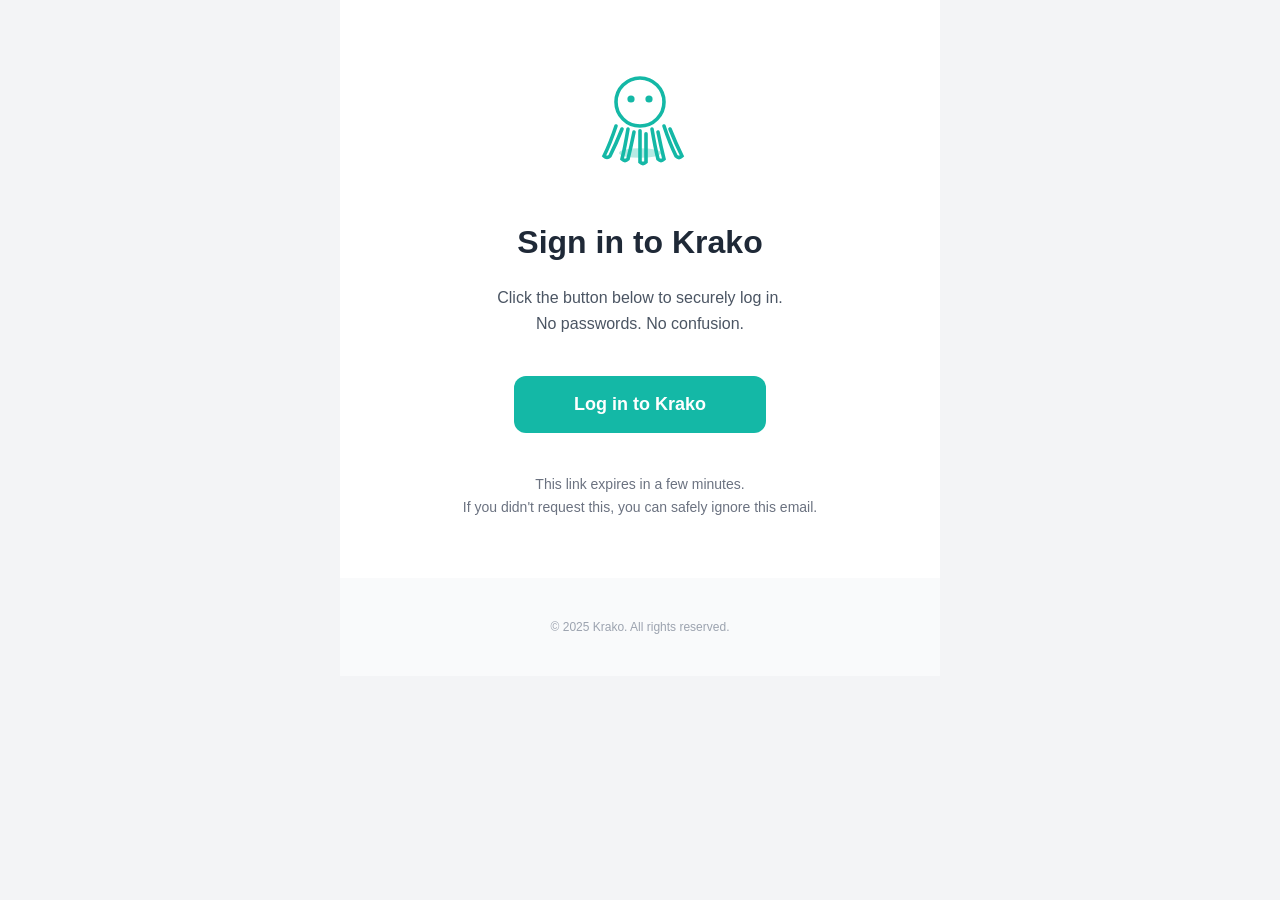
<file: email-template-magic-link.html>
<!DOCTYPE html>
<html lang="en">
<head>
    <meta charset="UTF-8">
    <meta name="viewport" content="width=device-width, initial-scale=1.0">
    <title>Sign in to Krako</title>
    <style>
        body {
            margin: 0;
            padding: 0;
            font-family: -apple-system, BlinkMacSystemFont, 'Segoe UI', Roboto, 'Helvetica Neue', Arial, sans-serif;
            background-color: #f3f4f6;
        }
        .email-container {
            max-width: 600px;
            margin: 0 auto;
            background-color: #ffffff;
        }
        .email-content {
            padding: 60px 40px;
            text-align: center;
        }
        .logo-container {
            margin-bottom: 40px;
        }
        .logo {
            width: 120px;
            height: 120px;
        }
        h1 {
            color: #1f2937;
            font-size: 32px;
            font-weight: 700;
            margin: 0 0 24px 0;
        }
        .description {
            color: #4b5563;
            font-size: 16px;
            line-height: 1.6;
            margin: 0 0 40px 0;
        }
        .cta-button {
            display: inline-block;
            background-color: #14b8a6;
            color: #ffffff;
            font-size: 18px;
            font-weight: 600;
            padding: 18px 60px;
            text-decoration: none;
            border-radius: 12px;
            margin-bottom: 40px;
        }
        .security-notice {
            color: #6b7280;
            font-size: 14px;
            line-height: 1.6;
            margin: 0;
        }
        .footer {
            padding: 30px 40px;
            background-color: #f9fafb;
            text-align: center;
            color: #9ca3af;
            font-size: 12px;
        }
    </style>
</head>
<body>
    <div class="email-container">
        <div class="email-content">
            <div class="logo-container">
                <svg class="logo" viewBox="0 0 200 200" xmlns="http://www.w3.org/2000/svg">
                    <g fill="#14b8a6">
                        <circle cx="100" cy="70" r="40" fill="none" stroke="#14b8a6" stroke-width="6"/>
                        <circle cx="85" cy="65" r="6"/>
                        <circle cx="115" cy="65" r="6"/>
                        <path d="M 60 110 Q 50 140 40 160 Q 45 165 50 160 Q 60 140 70 115" stroke-width="6" fill="none" stroke="#14b8a6" stroke-linecap="round"/>
                        <path d="M 80 115 Q 75 145 70 165 Q 75 170 80 165 Q 85 145 90 120" stroke-width="6" fill="none" stroke="#14b8a6" stroke-linecap="round"/>
                        <path d="M 100 118 Q 100 150 100 170 Q 105 175 110 170 Q 110 150 110 123" stroke-width="6" fill="none" stroke="#14b8a6" stroke-linecap="round"/>
                        <path d="M 120 115 Q 125 145 130 165 Q 135 170 140 165 Q 135 145 130 120" stroke-width="6" fill="none" stroke="#14b8a6" stroke-linecap="round"/>
                        <path d="M 140 110 Q 150 140 160 160 Q 165 165 170 160 Q 160 140 150 115" stroke-width="6" fill="none" stroke="#14b8a6" stroke-linecap="round"/>
                        <ellipse cx="100" cy="155" rx="35" ry="8" opacity="0.3"/>
                    </g>
                </svg>
            </div>

            <h1>Sign in to Krako</h1>

            <p class="description">
                Click the button below to securely log in.<br>
                No passwords. No confusion.
            </p>

            <a href="{{ .ConfirmationURL }}" class="cta-button">
                Log in to Krako
            </a>

            <p class="security-notice">
                This link expires in a few minutes.<br>
                If you didn't request this, you can safely ignore this email.
            </p>
        </div>

        <div class="footer">
            <p>© 2025 Krako. All rights reserved.</p>
        </div>
    </div>
</body>
</html>
</file>
